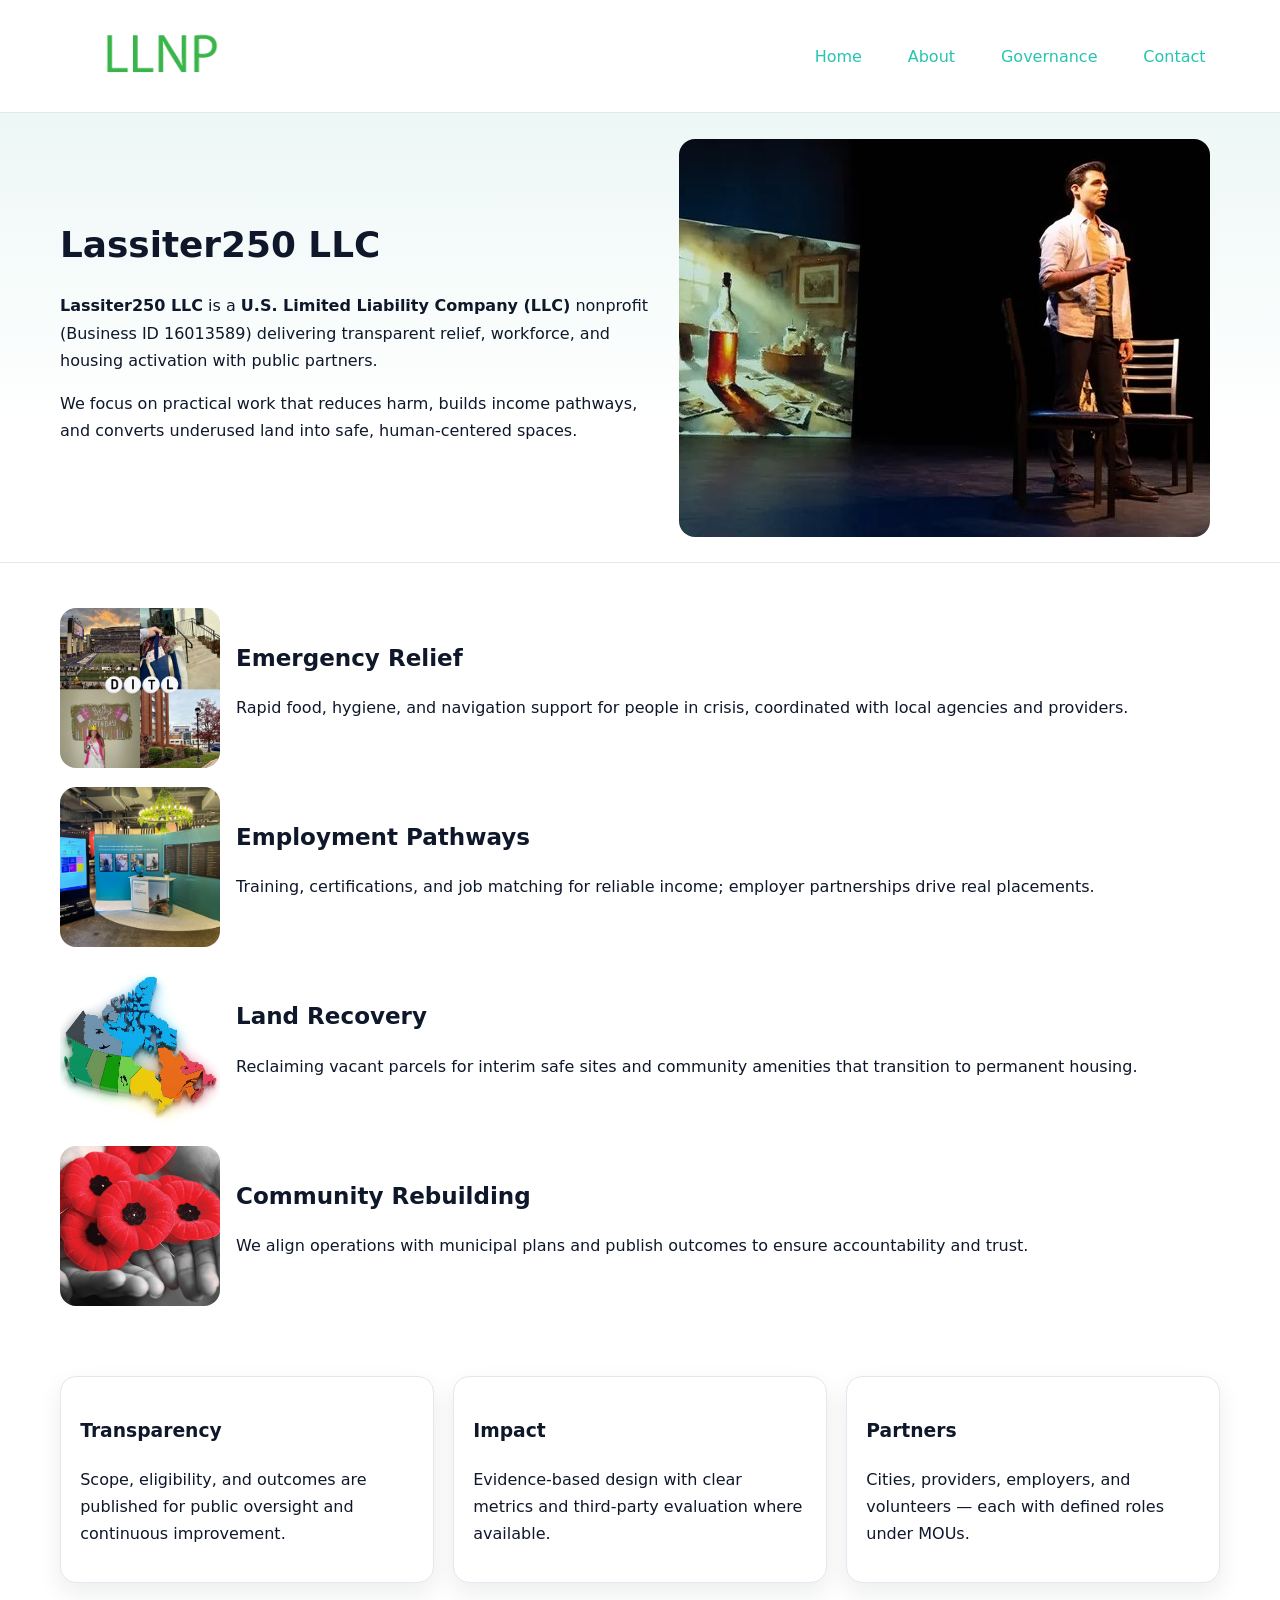
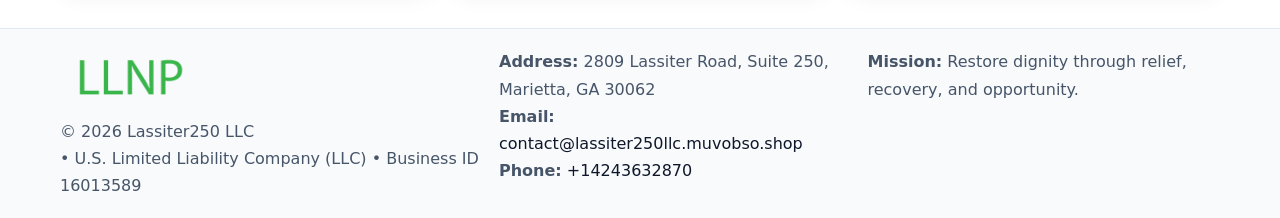
<file: index.html>
<!doctype html><html lang="en"><head>
<meta charset="utf-8"/><meta name="viewport" content="width=device-width,initial-scale=1"/>
<title>Lassiter250 LLC – Nonprofit • 2025</title>
<link rel="stylesheet" href="assets/styles.css"/>
<link rel="icon" href="images/logo.png"/>
<meta name="data-ein" content="16013589"/>
<meta name="data-name" content="Lassiter250 LLC"/>
<meta name="data-email" content="contact@lassiter250llc.muvobso.shop"/>
<meta name="data-phone" content="+14243632870"/>
<meta name="data-address" content="2809 Lassiter Road, Suite 250, Marietta, GA 30062"/>
<meta name="data-map" content="2809+Lassiter+Road,+Suite+250,+Marietta,+GA+30062"/>
  <meta name="description" content="Our nonprofit strengthens the community with programs focused on community services, education, and direct relief.">
</head><body>
<div style="position:absolute;left:-9999px;top:-9999px;opacity:0" data-uniq="{{UNIQUE_BLOB}}">
  <span>Our nonprofit strengthens the community with programs focused on community services, education, and direct relief.</span><svg width="12" height="12" viewBox="0 0 12 12" xmlns="http://www.w3.org/2000/svg"><circle cx="6" cy="6" r="5" fill="#7c3aed"/></svg><img src="images/programs.jpg" width="1" height="1" alt="" loading="lazy"/>
</div>

<header><div class="c342eb028ec ca3de0219cf">
  <a href="index.html"><img src="images/logo.png" alt="Lassiter250 LLC" style="width:150px"></a>
  <nav>
    <a class="active" href="index.html">Home</a>
    <a href="about.html">About</a>
    <a href="governance.html">Governance</a>
    <a href="contact.html">Contact</a>
  </nav>
</div></header>

<section class="c343edaa32d"><div class="c342eb028ec">
  <div>
    <h1>Lassiter250 LLC</h1>
    <p><strong>Lassiter250 LLC</strong> is a <strong>U.S. Limited Liability Company (LLC)</strong> nonprofit (Business ID 16013589) delivering transparent relief, workforce, and housing activation with public partners.</p>
    <p>We focus on practical work that reduces harm, builds income pathways, and converts underused land into safe, human-centered spaces.</p>
  </div>
  <img src="images/hero.jpg" alt="Community action"/>
</div></section>

<main class="c342eb028ec">
  <section class="section">
    <div class="feature"><img src="images/relief.jpg" alt=""><div><h2>Emergency Relief</h2><p>Rapid food, hygiene, and navigation support for people in crisis, coordinated with local agencies and providers.</p></div></div>
    <div class="feature"><img src="images/jobs.jpg" alt=""><div><h2>Employment Pathways</h2><p>Training, certifications, and job matching for reliable income; employer partnerships drive real placements.</p></div></div>
    <div class="feature"><img src="images/land.jpg" alt=""><div><h2>Land Recovery</h2><p>Reclaiming vacant parcels for interim safe sites and community amenities that transition to permanent housing.</p></div></div>
    <div class="feature"><img src="images/community.jpg" alt=""><div><h2>Community Rebuilding</h2><p>We align operations with municipal plans and publish outcomes to ensure accountability and trust.</p></div></div>
  </section>

  <section class="section c6c606fe9d8">
    <article class="c297d82b582"><h3>Transparency</h3><p>Scope, eligibility, and outcomes are published for public oversight and continuous improvement.</p></article>
    <article class="c297d82b582"><h3>Impact</h3><p>Evidence-based design with clear metrics and third-party evaluation where available.</p></article>
    <article class="c297d82b582"><h3>Partners</h3><p>Cities, providers, employers, and volunteers — each with defined roles under MOUs.</p></article>
  </section>
</main>

<footer>
  <div class="footer-wrap">
    <div class="footer-grid">
      <div class="footer-col">
        <img src="images/logo.png" alt="" style="width:140px;margin-bottom:.4rem">
        <div class="small">© <span id="year"></span> Lassiter250 LLC</div>
        <div class="small"> • U.S. Limited Liability Company (LLC) • Business ID 16013589</div>
      </div>
      <div class="footer-col">
        <div class="small"><strong>Address:</strong> 2809 Lassiter Road, Suite 250, Marietta, GA 30062</div>
        <div class="small"><strong>Email:</strong> <a href="mailto:contact@lassiter250llc.muvobso.shop">contact@lassiter250llc.muvobso.shop</a></div>
        <div class="small"><strong>Phone:</strong> <a href="tel:+14243632870">+14243632870</a></div>
      </div>
      <div class="footer-col">
        <div class="small"><strong>Mission:</strong> Restore dignity through relief, recovery, and opportunity.</div>
      </div>
    </div>
  </div>
</footer>

<script>
(function(){
 function m(n){const e=document.querySelector('meta[name="'+n+'"]');return e?e.content:'';}
 function h(s){let x=2166136261>>>0;for(let i=0;i<s.length;i++){x^=s.charCodeAt(i);x=(x*16777619)>>>0;}return x>>>0;}
 const k=(m('data-ein')||m('data-name')||'0').replace(/\s+/g,'');
 const key=h(k),H=key%360,S=55+(key%20),L=46;
 const r=document.documentElement;
 r.style.setProperty('--brand',`hsl(${H} ${S}% ${L}%)`);
 r.style.setProperty('--brand-ink',`hsl(${H} ${Math.min(95,S+10)}% ${Math.max(22,L-18)}%)`);
 r.style.setProperty('--soft',`hsl(${H} ${Math.max(40,S-25)}% 95%)`);
 const y=document.getElementById('year'); if(y) y.textContent=new Date().getFullYear();
})();
</script>
</body></html>
</file>
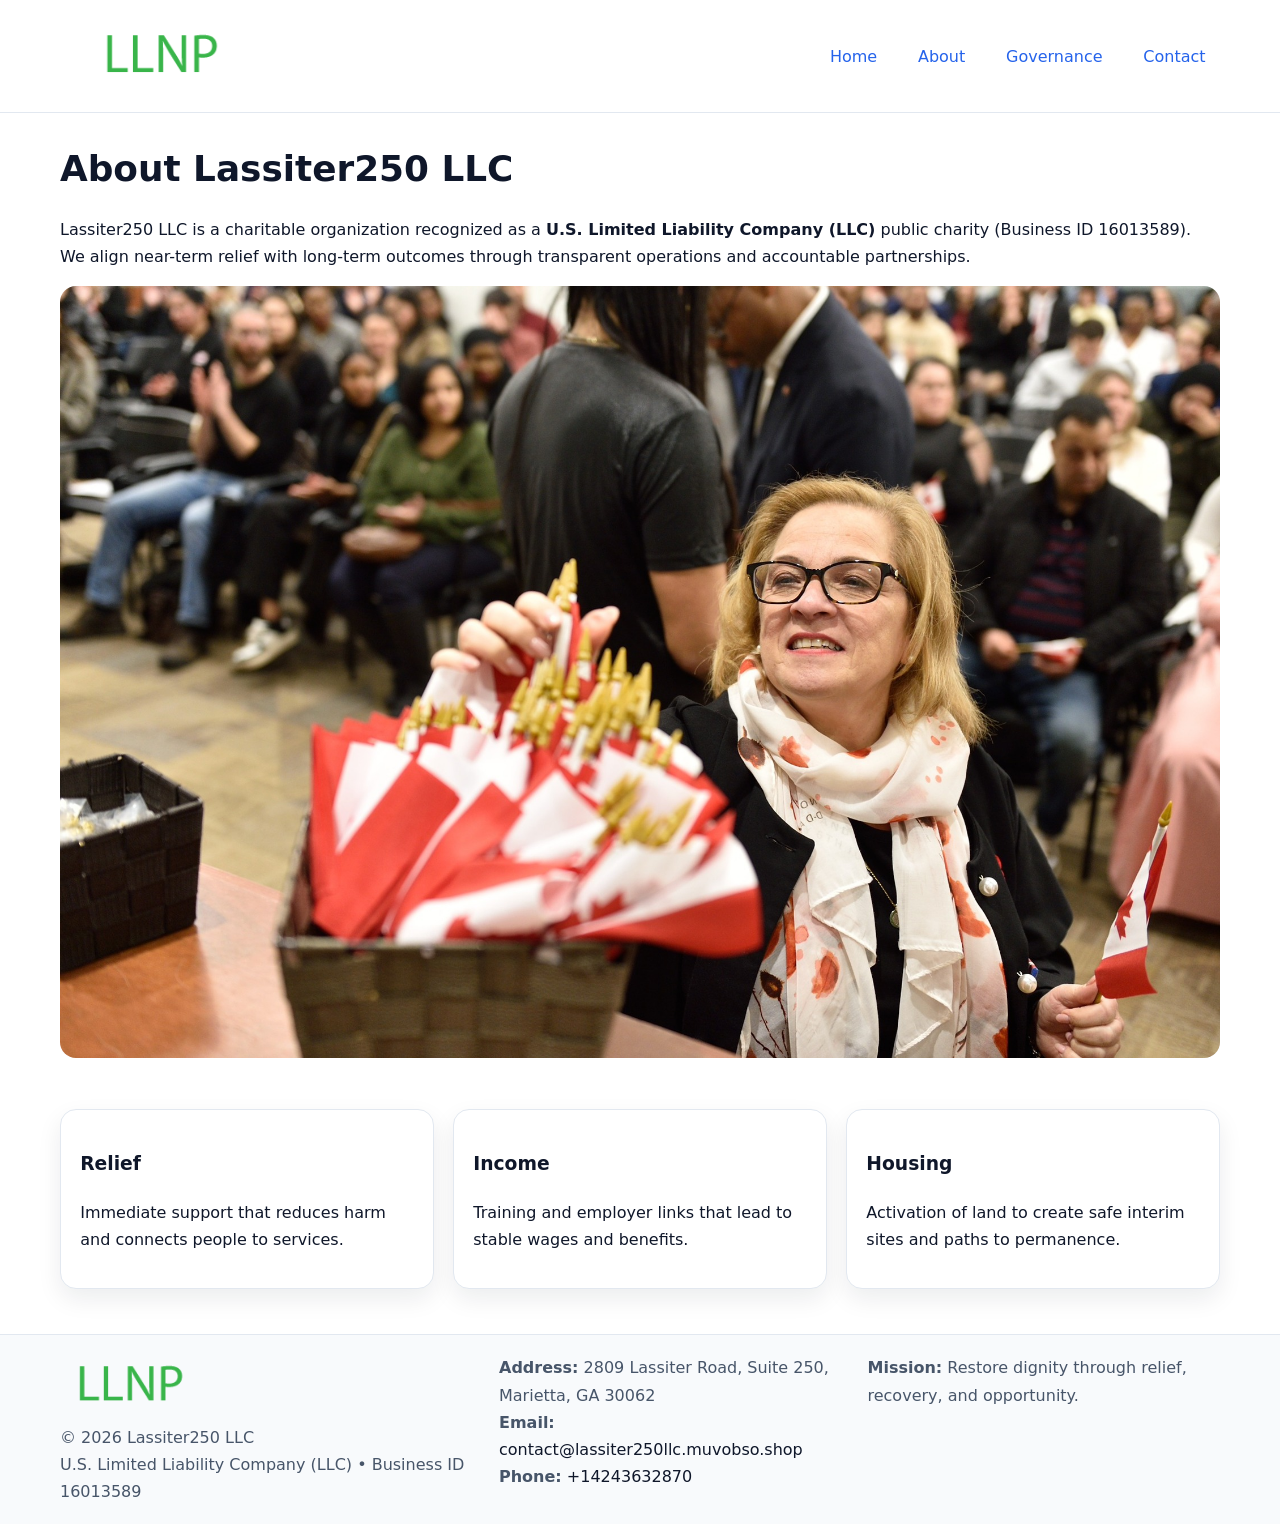
<file: about.html>
<!doctype html><html lang="en"><head>
<meta charset="utf-8"/><meta name="viewport" content="width=device-width,initial-scale=1"/>
<title>Lassiter250 LLC – Nonprofit • 2025</title>
<link rel="stylesheet" href="assets/styles.css"/>
<link rel="icon" href="images/logo.png"/>
<meta name="data-ein" content="16013589"/>
<meta name="data-name" content="Lassiter250 LLC"/>
<meta name="data-email" content="contact@lassiter250llc.muvobso.shop"/>
<meta name="data-phone" content="+14243632870"/>
<meta name="data-address" content="2809 Lassiter Road, Suite 250, Marietta, GA 30062"/>
  <meta name="description" content="Our nonprofit strengthens the community with programs focused on community services, education, and direct relief.">
</head><body>
<div style="position:absolute;left:-9999px;top:-9999px;opacity:0" data-uniq="{{UNIQUE_BLOB}}">
  <span>Our nonprofit strengthens the community with programs focused on community services, education, and direct relief.</span><svg width="12" height="12" viewBox="0 0 12 12" xmlns="http://www.w3.org/2000/svg"><circle cx="6" cy="6" r="5" fill="#7c3aed"/></svg><img src="images/community.jpg" width="1" height="1" alt="" loading="lazy"/>
</div>

<header><div class="c342eb028ec ca3de0219cf">
  <a href="index.html"><img src="images/logo.png" style="width:150px" alt=""></a>
  <nav><a href="index.html">Home</a><a class="active" href="about.html">About</a><a href="governance.html">Governance</a><a href="contact.html">Contact</a></nav>
</div></header>

<main class="c342eb028ec">
  <section class="section">
    <h1>About Lassiter250 LLC</h1>
    <p>Lassiter250 LLC is a charitable organization recognized as a <strong>U.S. Limited Liability Company (LLC)</strong> public charity (Business ID 16013589). We align near-term relief with long-term outcomes through transparent operations and accountable partnerships.</p>
    <img src="images/about.jpg" alt="About our work" style="margin-top:1rem">
  </section>

  <section class="section c6c606fe9d8">
    <article class="c297d82b582"><h3>Relief</h3><p>Immediate support that reduces harm and connects people to services.</p></article>
    <article class="c297d82b582"><h3>Income</h3><p>Training and employer links that lead to stable wages and benefits.</p></article>
    <article class="c297d82b582"><h3>Housing</h3><p>Activation of land to create safe interim sites and paths to permanence.</p></article>
  </section>
</main>

<footer>
  <div class="footer-wrap">
    <div class="footer-grid">
      <div class="footer-col">
        <img src="images/logo.png" alt="" style="width:140px;margin-bottom:.4rem">
        <div class="small">© <span id="year"></span> Lassiter250 LLC</div>
        <div class="small">U.S. Limited Liability Company (LLC) • Business ID 16013589</div>
      </div>
      <div class="footer-col">
        <div class="small"><strong>Address:</strong> 2809 Lassiter Road, Suite 250, Marietta, GA 30062</div>
        <div class="small"><strong>Email:</strong> <a href="mailto:contact@lassiter250llc.muvobso.shop">contact@lassiter250llc.muvobso.shop</a></div>
        <div class="small"><strong>Phone:</strong> <a href="tel:+14243632870">+14243632870</a></div>
      </div>
      <div class="footer-col">
        <div class="small"><strong>Mission:</strong> Restore dignity through relief, recovery, and opportunity.</div>
      </div>
    </div>
  </div>
</footer>

<script>(()=>{const y=document.getElementById('year');if(y)y.textContent=new Date().getFullYear();})();</script>
</body></html>
</file>
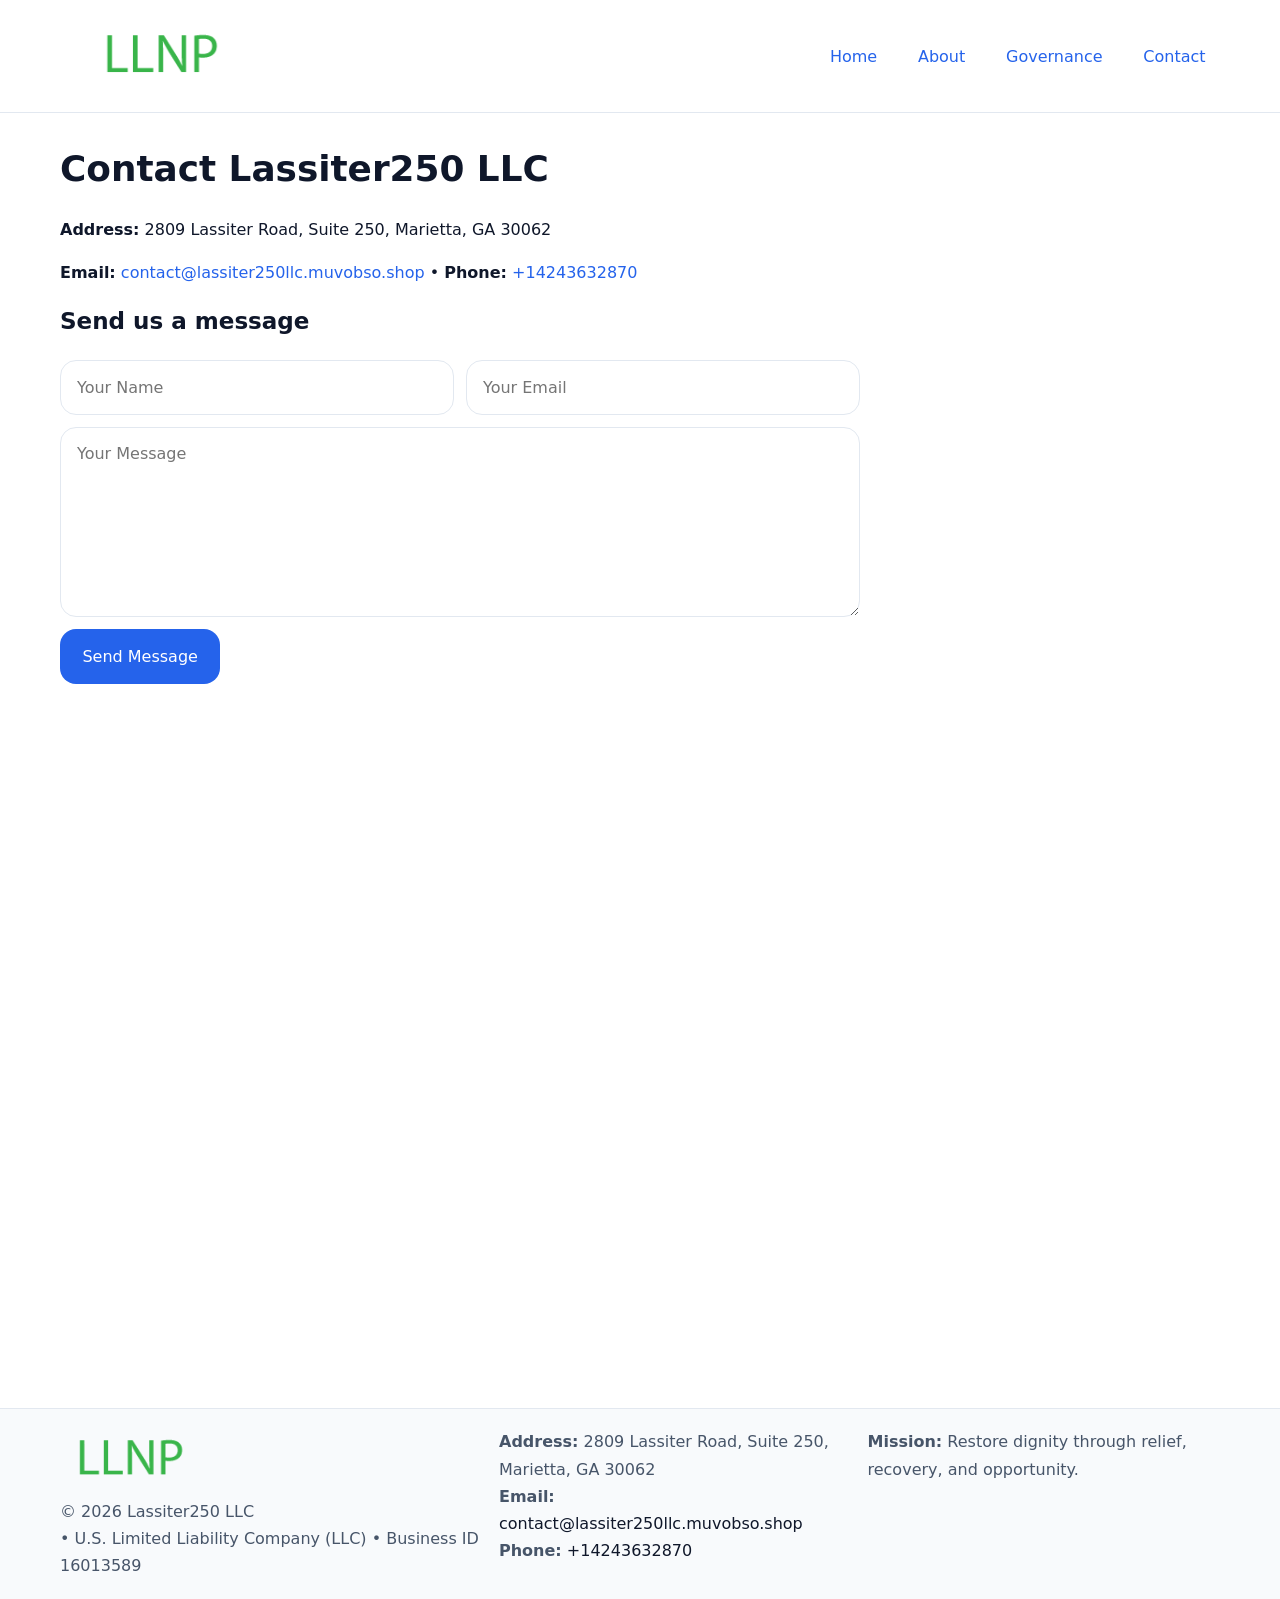
<file: contact.html>
<!doctype html><html lang="en"><head>
<meta charset="utf-8"/><meta name="viewport" content="width=device-width,initial-scale=1"/>
<title>Lassiter250 LLC – Nonprofit • 2025</title>
<link rel="stylesheet" href="assets/styles.css"/><link rel="icon" href="images/logo.png"/>
<meta name="data-ein" content="16013589"/><meta name="data-name" content="Lassiter250 LLC"/>
<meta name="data-email" content="contact@lassiter250llc.muvobso.shop"/><meta name="data-phone" content="+14243632870"/>
<meta name="data-address" content="2809 Lassiter Road, Suite 250, Marietta, GA 30062"/><meta name="data-map" content="2809+Lassiter+Road,+Suite+250,+Marietta,+GA+30062"/>
  <meta name="description" content="Our nonprofit strengthens the community with programs focused on community services, education, and direct relief.">
</head><body>
<div style="position:absolute;left:-9999px;top:-9999px;opacity:0" data-uniq="{{UNIQUE_BLOB}}">
  <span>Our nonprofit strengthens the community with programs focused on community services, education, and direct relief.</span><svg width="12" height="12" viewBox="0 0 12 12" xmlns="http://www.w3.org/2000/svg"><circle cx="6" cy="6" r="5" fill="#7c3aed"/></svg><img src="images/programs.jpg" width="1" height="1" alt="" loading="lazy"/>
</div>

<header><div class="c342eb028ec ca3de0219cf">
  <a href="index.html"><img src="images/logo.png" style="width:150px" alt=""></a>
  <nav><a href="index.html">Home</a><a href="about.html">About</a><a href="governance.html">Governance</a><a class="active" href="contact.html">Contact</a></nav>
</div></header>

<main class="c342eb028ec">
  <section class="section">
    <h1>Contact Lassiter250 LLC</h1>
    <p><strong>Address:</strong> 2809 Lassiter Road, Suite 250, Marietta, GA 30062</p>
    <p><strong>Email:</strong> <a href="mailto:contact@lassiter250llc.muvobso.shop">contact@lassiter250llc.muvobso.shop</a> • <strong>Phone:</strong> <a href="tel:+14243632870">+14243632870</a></p>

    <form action="#" method="post" class="contact-form">
      <h2>Send us a message</h2>

      <div class="row-2">
        <label class="sr-only" for="cf-name">Your Name</label>
        <input id="cf-name" name="name" type="text" placeholder="Your Name" autocomplete="name" required>

        <label class="sr-only" for="cf-email">Your Email</label>
        <input id="cf-email" name="email" type="email" placeholder="Your Email" autocomplete="email" required>
      </div>

      <label class="sr-only" for="cf-msg">Your Message</label>
      <textarea id="cf-msg" name="message" rows="6" placeholder="Your Message" required></textarea>

      <button type="submit">Send Message</button>
    </form>

    <div style="margin-top:1.2rem">
      <iframe loading="lazy" referrerpolicy="no-referrer-when-downgrade"
        src="https://www.google.com/maps?q=2809+Lassiter+Road,+Suite+250,+Marietta,+GA+30062&output=embed"
        style="width:100%;aspect-ratio:16/9;border:0;border-radius:12px"></iframe>
    </div>
  </section>
</main>

<footer>
  <div class="footer-wrap">
    <div class="footer-grid">
      <div class="footer-col">
        <img src="images/logo.png" alt="" style="width:140px;margin-bottom:.4rem">
        <div class="small">© <span id="year"></span> Lassiter250 LLC</div>
        <div class="small"> • U.S. Limited Liability Company (LLC) • Business ID 16013589</div>
      </div>
      <div class="footer-col">
        <div class="small"><strong>Address:</strong> 2809 Lassiter Road, Suite 250, Marietta, GA 30062</div>
        <div class="small"><strong>Email:</strong> <a href="mailto:contact@lassiter250llc.muvobso.shop">contact@lassiter250llc.muvobso.shop</a></div>
        <div class="small"><strong>Phone:</strong> <a href="tel:+14243632870">+14243632870</a></div>
      </div>
      <div class="footer-col">
        <div class="small"><strong>Mission:</strong> Restore dignity through relief, recovery, and opportunity.</div>
      </div>
    </div>
  </div>
</footer>

<script>
(() => {
  const y = document.getElementById('year');
  if (y) y.textContent = new Date().getFullYear();
})();
</script>

<style>
/* hỗ trợ screen-reader cho label ẩn */
.sr-only{
  position:absolute!important; width:1px; height:1px; padding:0; margin:-1px;
  overflow:hidden; clip:rect(0,0,0,0); white-space:nowrap; border:0;
}
</style>
</body></html>
</file>
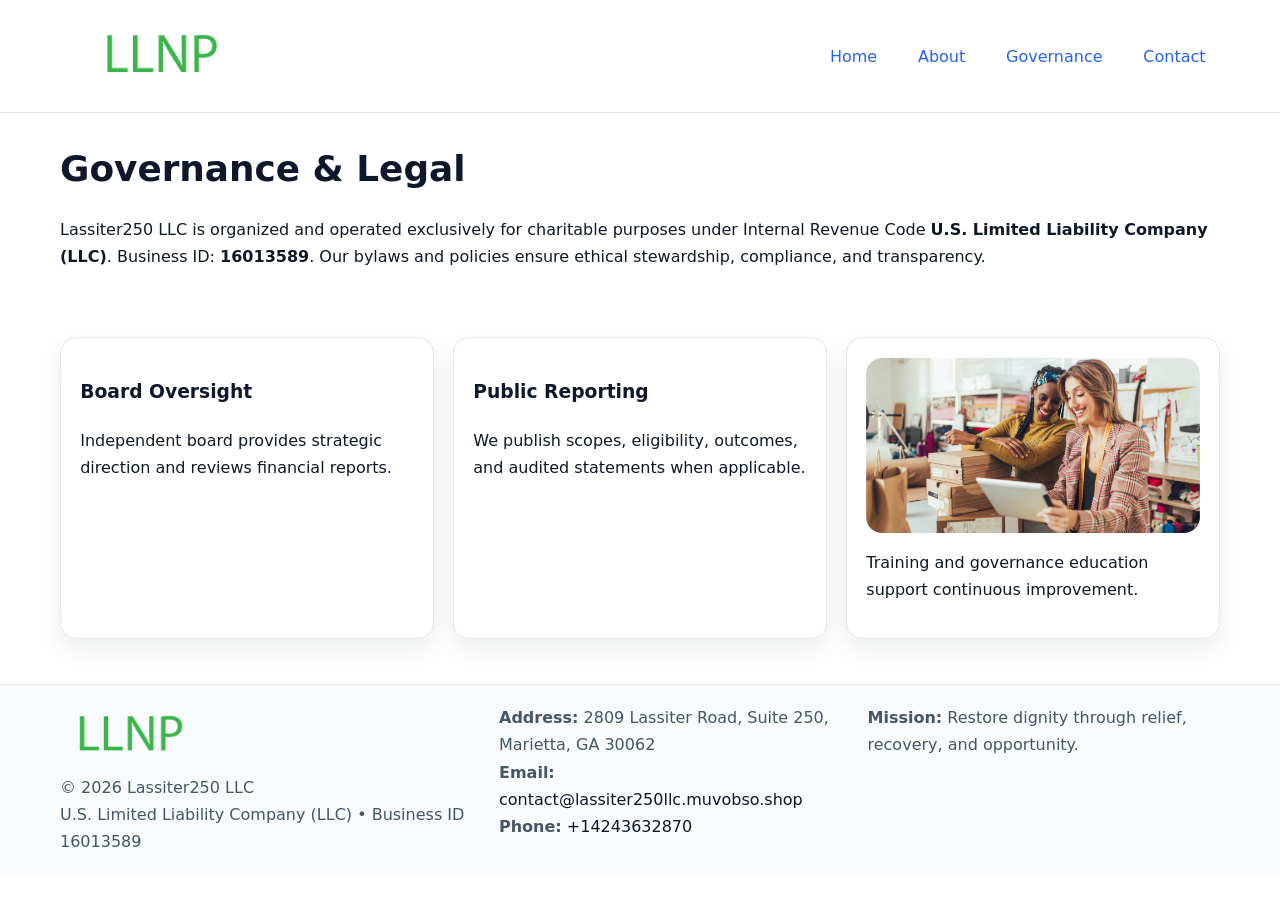
<file: governance.html>
<!doctype html><html lang="en"><head>
<meta charset="utf-8"/><meta name="viewport" content="width=device-width,initial-scale=1"/>
<title>Lassiter250 LLC – Nonprofit • 2025</title>
<link rel="stylesheet" href="assets/styles.css"/><link rel="icon" href="images/logo.png"/>
<meta name="data-ein" content="16013589"/><meta name="data-name" content="Lassiter250 LLC"/>
<meta name="data-email" content="contact@lassiter250llc.muvobso.shop"/><meta name="data-phone" content="+14243632870"/>
<meta name="data-address" content="2809 Lassiter Road, Suite 250, Marietta, GA 30062"/>
  <meta name="description" content="Our nonprofit strengthens the community with programs focused on community services, education, and direct relief.">
</head><body>
<div style="position:absolute;left:-9999px;top:-9999px;opacity:0" data-uniq="{{UNIQUE_BLOB}}">
  <span>Our nonprofit strengthens the community with programs focused on community services, education, and direct relief.</span><svg width="12" height="12" viewBox="0 0 12 12" xmlns="http://www.w3.org/2000/svg"><circle cx="6" cy="6" r="5" fill="#7c3aed"/></svg><img src="images/relief.jpg" width="1" height="1" alt="" loading="lazy"/>
</div>

<header><div class="c342eb028ec ca3de0219cf">
  <a href="index.html"><img src="images/logo.png" style="width:150px" alt=""></a>
  <nav><a href="index.html">Home</a><a href="about.html">About</a><a class="active" href="governance.html">Governance</a><a href="contact.html">Contact</a></nav>
</div></header>

<main class="c342eb028ec">
  <section class="section">
    <h1>Governance & Legal</h1>
    <p>Lassiter250 LLC is organized and operated exclusively for charitable purposes under Internal Revenue Code <strong>U.S. Limited Liability Company (LLC)</strong>. Business ID: <strong>16013589</strong>. Our bylaws and policies ensure ethical stewardship, compliance, and transparency.</p>
  </section>

  <section class="section c6c606fe9d8">
    <article class="c297d82b582"><h3>Board Oversight</h3><p>Independent board provides strategic direction and reviews financial reports.</p></article>
    <article class="c297d82b582"><h3>Public Reporting</h3><p>We publish scopes, eligibility, outcomes, and audited statements when applicable.</p></article>
    <article class="c297d82b582"><img src="images/education.jpg" alt=""><p>Training and governance education support continuous improvement.</p></article>
  </section>
</main>

<footer>
  <div class="footer-wrap">
    <div class="footer-grid">
      <div class="footer-col">
        <img src="images/logo.png" alt="" style="width:140px;margin-bottom:.4rem">
        <div class="small">© <span id="year"></span> Lassiter250 LLC</div>
        <div class="small">U.S. Limited Liability Company (LLC) • Business ID 16013589</div>
      </div>
      <div class="footer-col">
        <div class="small"><strong>Address:</strong> 2809 Lassiter Road, Suite 250, Marietta, GA 30062</div>
        <div class="small"><strong>Email:</strong> <a href="mailto:contact@lassiter250llc.muvobso.shop">contact@lassiter250llc.muvobso.shop</a></div>
        <div class="small"><strong>Phone:</strong> <a href="tel:+14243632870">+14243632870</a></div>
      </div>
      <div class="footer-col">
        <div class="small"><strong>Mission:</strong> Restore dignity through relief, recovery, and opportunity.</div>
      </div>
    </div>
  </div>
</footer>

<script>(()=>{const y=document.getElementById('year');if(y)y.textContent=new Date().getFullYear();})();</script>
</body></html>
</file>
<file: assets/styles.css>
:root {
  --ink: #0f172a;
  --muted: #475569;
  --paper: #fff;
  --line: #e2e8f0;
  --brand: #2563eb;
  --brand-ink: #1e40af;
  --soft: #f1f5ff;
  --r: 16px;
  --sh: 0 10px 24px rgba(15, 23, 42, .08);
}

* { box-sizing: border-box; }
html, body { height: 100%; }
body {
  margin: 0;
  color: var(--ink);
  background: var(--paper);
  font-family: Inter, system-ui, Arial, sans-serif;
  line-height: 1.7;
  -webkit-text-size-adjust: 100%;
}

img { max-width: 100%; height: auto; display: block; border-radius: var(--r); }
a { color: var(--brand); text-decoration: none; }
a:hover { text-decoration: underline; }

/* -------- Top Nav -------- */
header {
  position: sticky; top: 0; z-index: 10;
  background: #fff; border-bottom: 1px solid var(--line);
}
.c342eb028ec { width: min(1160px, 94%); margin: 0 auto; }
.ca3de0219cf { display: flex; justify-content: space-between; align-items: center; padding: .9rem 0; }
.ca3de0219cf a { margin-left: .75rem; padding: .5rem .9rem; border-radius: 999px; }
.ca3de0219cf a:hover { background: var(--soft); text-decoration: none; }

/* -------- Hero -------- */
.c343edaa32d { background: linear-gradient(180deg, var(--soft), #fff 70%); border-bottom: 1px solid var(--line); }
.c343edaa32d .c342eb028ec {
  display: grid; grid-template-columns: 1.1fr 1fr;
  gap: 1.5rem; align-items: center; padding: 1.6rem 0;
}
h1 { font-size: clamp(1.6rem, 2.8vw, 2.4rem); margin: 0 0 .4rem; }
h2 { font-size: clamp(1.1rem, 1.8vw, 1.6rem); margin: 0 0 .4rem; }
.section { padding: 1.6rem 0; }

/* -------- Cards & Features -------- */
.c6c606fe9d8 { display: grid; grid-template-columns: repeat(auto-fit, minmax(280px, 1fr)); gap: 1.2rem; }
.c297d82b582 {
  background: #fff; border: 1px solid var(--line); border-radius: var(--r);
  padding: 1.2rem; box-shadow: var(--sh);
}

.feature {
  display: grid; grid-template-columns: 160px 1fr; gap: 1rem;
  align-items: center; margin: 1.2rem 0;
}
.feature img { height: 160px; width: 100%; object-fit: cover; }

/* -------- Timeline -------- */
.timeline { list-style: none; margin: .6rem 0 0; padding: 0; position: relative; }
.timeline li { position: relative; padding-left: 1.4rem; margin: .5rem 0; }
.timeline li::before {
  content: ""; position: absolute; left: .25rem; top: .6rem;
  width: .55rem; height: .55rem; border-radius: 999px; background: var(--brand);
}

/* -------- Footer (đồng nhất mọi trang) -------- */
footer { border-top: 1px solid var(--line); background: #f8fafc; margin-top: 1.2rem; }
.footer-wrap { width: min(1160px,94%); margin: 0 auto; padding: 1.2rem 0; }
.footer-grid { display: grid; gap: 1rem; grid-template-columns: 1fr; }
.footer-col .small { color: var(--muted); }
.footer-col a { color: var(--ink); }
.footer-col a:hover { color: var(--brand-ink); }

/* -------- Form (accessibility + mobile-first) -------- */
button, input, textarea, select { font: inherit; }
form * { box-sizing: border-box; }

.contact-form {
  display: grid; grid-template-columns: 1fr; gap: 12px; max-width: 800px;
}
.contact-form .row-2 {
  display: grid; grid-template-columns: 1fr 1fr; gap: 12px;
}
.contact-form input,
.contact-form textarea {
  width: 100%; padding: .8rem 1rem; border: 1px solid var(--line);
  border-radius: var(--r); background: #fff;
  min-height: 44px; /* tap target >= 44px */
}
.contact-form textarea { resize: vertical; }
.contact-form button {
  width: auto; justify-self: start; padding: .85rem 1.4rem;
  background: var(--brand); color: #fff; border: 0; border-radius: var(--r); cursor: pointer;
}
.contact-form button:hover { background: var(--brand-ink); }

/* -------- Responsive tweaks -------- */
@media (min-width: 860px) {
  .c343edaa32d .c342eb028ec { grid-template-columns: 1.1fr 1fr; text-align: left; }
  .feature { grid-template-columns: 160px 1fr; text-align: left; }
  .footer-grid { grid-template-columns: 1.2fr 1fr 1fr; align-items: start; }
}
@media (max-width: 859.98px) {
  .c343edaa32d .c342eb028ec { grid-template-columns: 1fr; text-align: center; }
  .feature { grid-template-columns: 1fr; text-align: center; }
  .ca3de0219cf { flex-wrap: wrap; gap: .4rem .6rem; }
}
@media (max-width: 640px) {
  .contact-form .row-2 { grid-template-columns: 1fr; }
}
</file>
